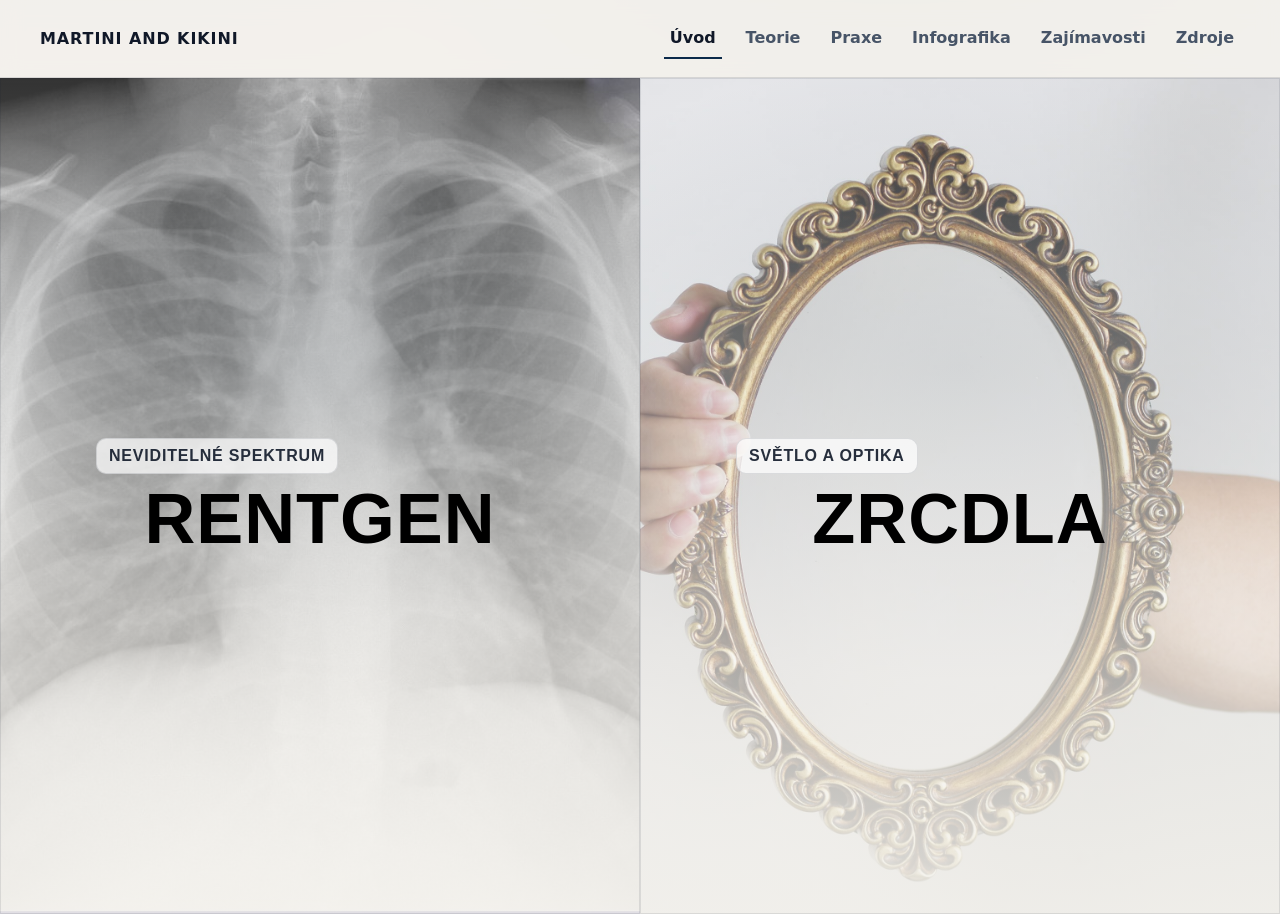
<file: index.html>
<!doctype html>
<html lang="cs">
<head>
  <meta charset="utf-8" />
  <meta name="viewport" content="width=device-width, initial-scale=1" />
  <title>Fyzika | Úvod</title>
  <link rel="stylesheet" href="style.css" />
</head>
<body>
  <header class="site-header">
    <div class="container nav">
      <a class="brand" href="index.html">Martini and Kikini
      </a>
      <nav class="nav-links">
        <a class="active" href="index.html">Úvod</a>
        <a href="teorie.html">Teorie</a>
        <a href="praxe.html">Praxe</a>
        <a href="infografika.html">Infografika</a>
        <a href="zajimavosti.html">Zajímavosti</a>
        <a href="zdroje.html">Zdroje</a>
      </nav>
    </div>
  </header>

  <main>
    <section class="choice-hero" aria-label="Výběr tématu">
      <button class="choice-panel" type="button" data-mode="rentgen"
        style="background-image: url('assets/img/rentgen.png');">
        <div class="choice-overlay"></div>
        <div class="choice-content">
          <div class="kicker kicker-hero">Neviditelné spektrum</div>
          <h1 class="choice-title">RENTGEN</h1>
        </div>
      </button>

      <button class="choice-panel" type="button" data-mode="zrcadla"
        style="background-image: url('assets/img/zrcadlo.png');">
        <div class="choice-overlay"></div>
        <div class="choice-content">
          <div class="kicker kicker-hero">Světlo a optika</div>
          <h1 class="choice-title">ZRCDLA</h1>
        </div>
      </button>
    </section>
  </main>

  <script>
    document.querySelectorAll("[data-mode]").forEach(btn => {
      btn.addEventListener("click", () => {
        localStorage.setItem("mode", btn.getAttribute("data-mode"));
        window.location.href = "teorie.html";
      });
    });
  </script>
</body>
</html>
</file>
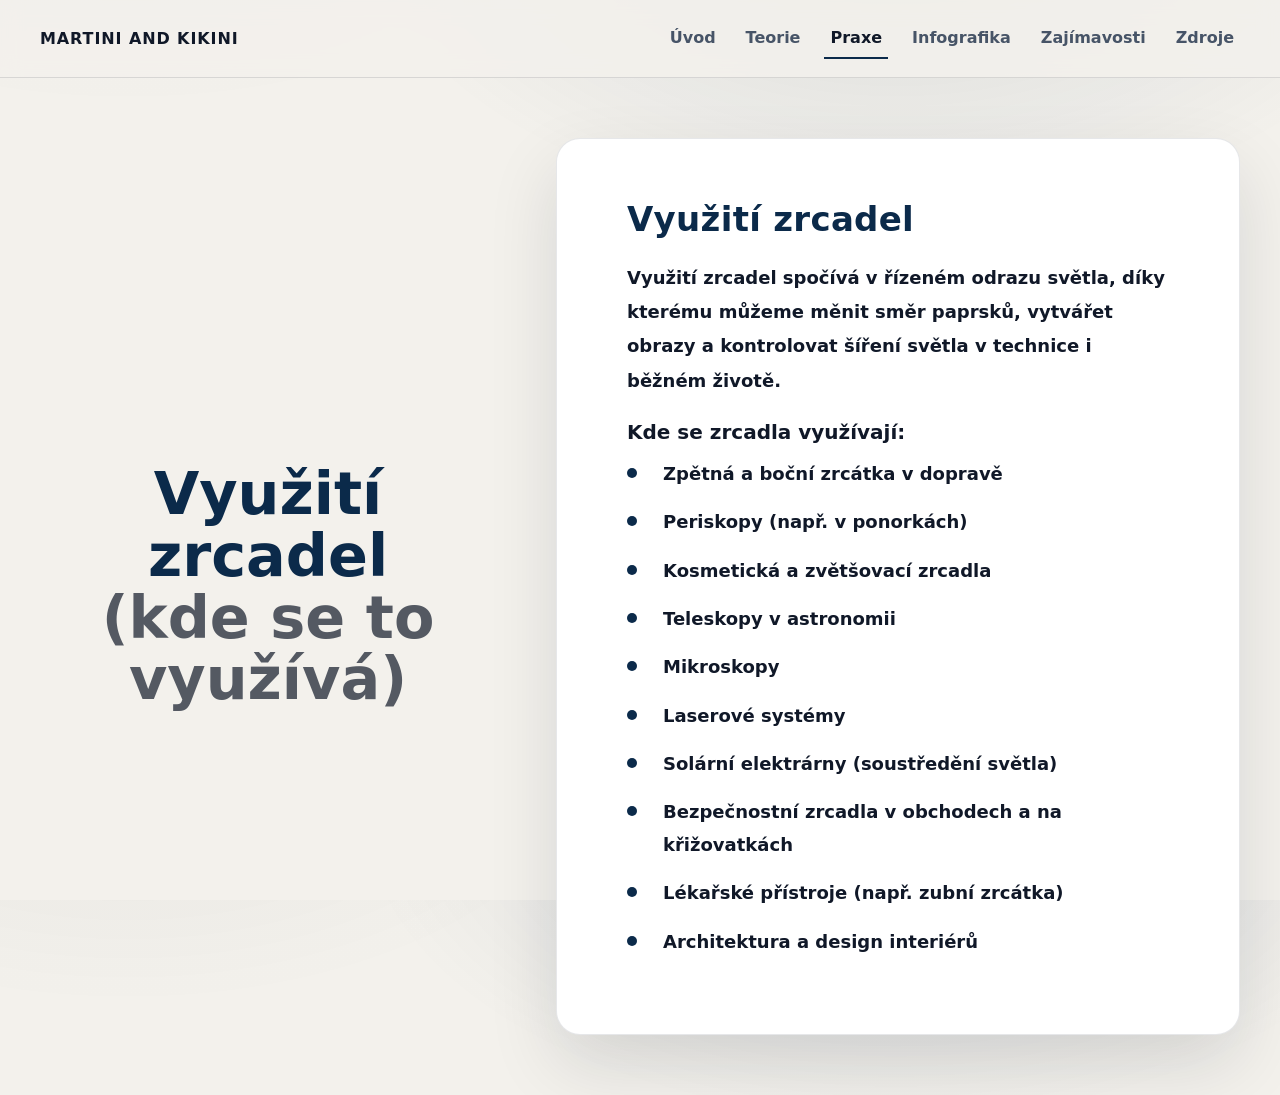
<file: praxe.html>
<!doctype html>
<html lang="cs">
<head>
  <meta charset="utf-8" />
  <meta name="viewport" content="width=device-width, initial-scale=1" />
  <title>Fyzika | Praxe</title>
  <link rel="stylesheet" href="style.css" />
</head>

<body data-mode="">
  <header class="site-header">
    <div class="container nav">
      <a class="brand" href="index.html">MARTINI AND KIKINI</a>

      <nav class="nav-links">
        <a href="index.html">Úvod</a>
        <a href="teorie.html">Teorie</a>
        <a class="active" href="praxe.html">Praxe</a>
        <a href="infografika.html">Infografika</a>
        <a href="zajimavosti.html">Zajímavosti</a>
        <a href="zdroje.html">Zdroje</a>
      </nav>
    </div>
  </header>

  <main>
    <!-- ===== ZRCADLA ===== -->
    <section class="topic topic-zrcadla">
      <section class="theory-split">
        <div class="container theory-grid">

          <!-- LEFT -->
          <div class="theory-left">
            <h1 class="theory-title">
              Využití<br>
              zrcadel<br>
              <span class="theory-title-accent">(kde se to využívá)</span>
            </h1>
          </div>

          <!-- RIGHT -->
          <div class="theory-right">

            <div class="big-card">
              <h2>Využití zrcadel</h2>

              <p>
                Využití zrcadel spočívá v řízeném odrazu světla,
                díky kterému můžeme měnit směr paprsků,
                vytvářet obrazy a kontrolovat šíření světla
                v technice i běžném životě.
              </p>

              <h3>Kde se zrcadla využívají:</h3>

              <ul>
                <li>Zpětná a boční zrcátka v dopravě</li>
                <li>Periskopy (např. v ponorkách)</li>
                <li>Kosmetická a zvětšovací zrcadla</li>
                <li>Teleskopy v astronomii</li>
                <li>Mikroskopy</li>
                <li>Laserové systémy</li>
                <li>Solární elektrárny (soustředění světla)</li>
                <li>Bezpečnostní zrcadla v obchodech a na křižovatkách</li>
                <li>Lékařské přístroje (např. zubní zrcátka)</li>
                <li>Architektura a design interiérů</li>
              </ul>

            </div>

          </div>
        </div>
      </section>
    </section>

    <!-- ===== RENTGEN (zatím placeholder) ===== -->
    <section class="topic topic-rentgen">
      <section class="theory-split">
        <div class="container theory-grid">

          <div class="theory-left">
            <h1 class="theory-title">
              Praxe:<br>
              Rentgen a CT<br>
              <span class="theory-title-accent">(kde se to využívá)</span>
            </h1>
          </div>

          <div class="theory-right">
            <div class="big-card">
              <h2>Praxe rentgenu</h2>
              <p>
                Sem později vložíme konkrétní využití rentgenu
                v medicíně, průmyslu a bezpečnostních systémech.
              </p>
            </div>
          </div>

        </div>
      </section>
    </section>

  </main>

  <script>
    const mode = localStorage.getItem("mode") || "zrcadla";
    document.body.setAttribute("data-mode", mode);
  </script>

</body>
</html>
</file>
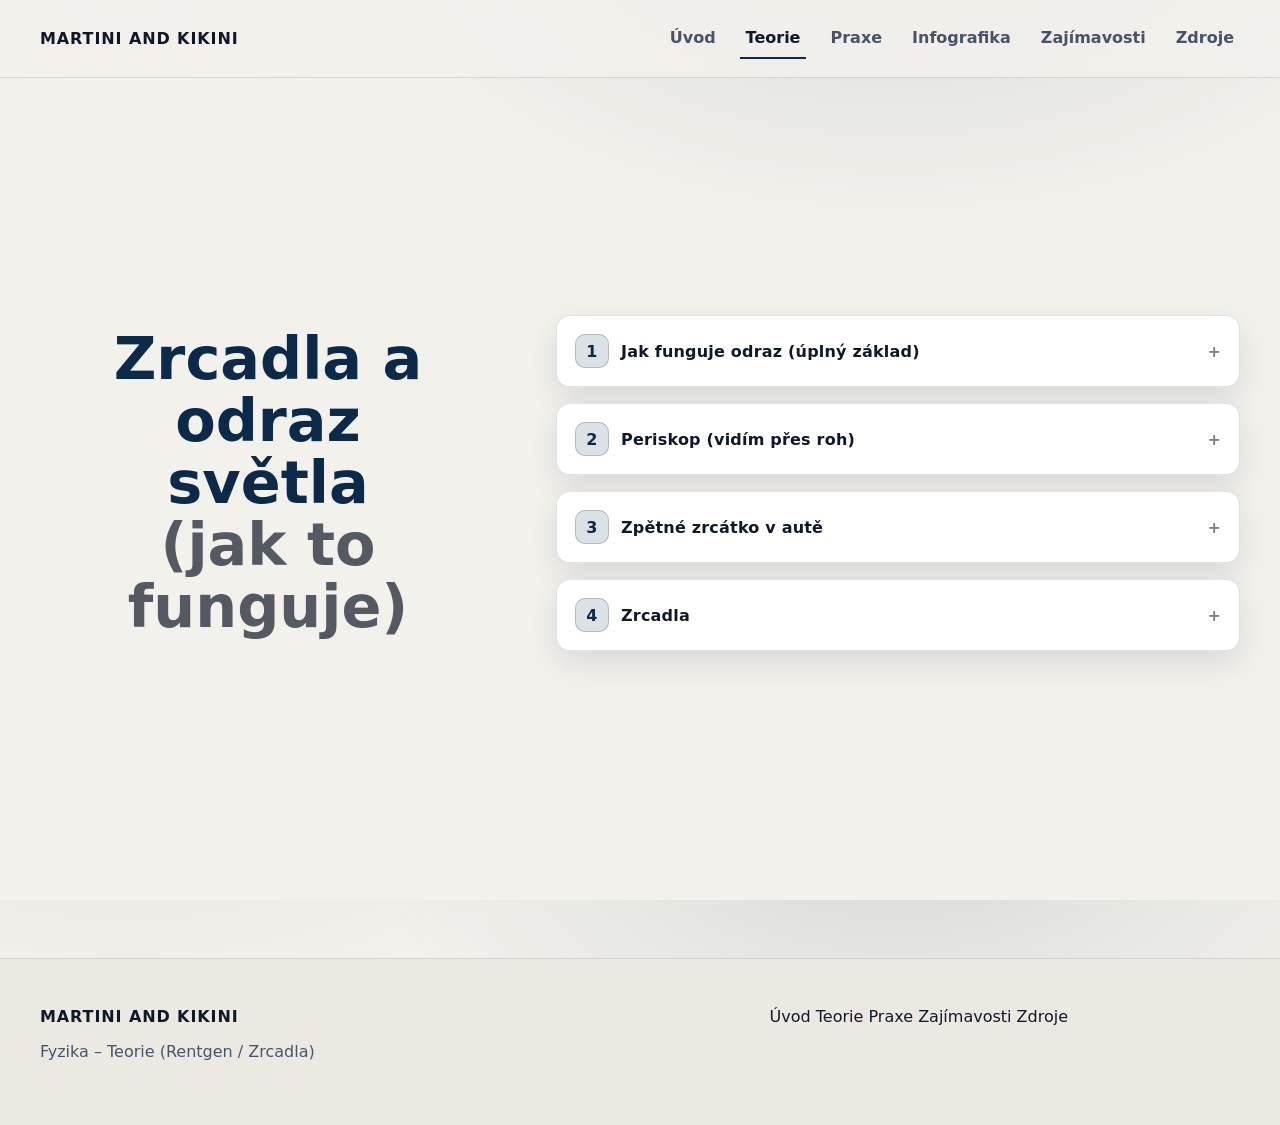
<file: teorie.html>
<!doctype html>
<html lang="cs">
<head>
  <meta charset="utf-8" />
  <meta name="viewport" content="width=device-width, initial-scale=1" />
  <title>Fyzika | Teorie</title>
  <link rel="stylesheet" href="style.css" />
</head>

<body data-mode="">
  <!-- HEADER / NAV -->
  <header class="site-header">
    <div class="container nav">
      <a class="brand" href="index.html">MARTINI AND KIKINI</a>

      <nav class="nav-links">
        <a href="index.html">Úvod</a>
        <a class="active" href="teorie.html">Teorie</a>
        <a href="praxe.html">Praxe</a>
        <a href="infografika.html">Infografika</a>
        <a href="zajimavosti.html">Zajímavosti</a>
        <a href="zdroje.html">Zdroje</a>
      </nav>
    </div>
  </header>

  <main>
    <!-- =========================
         ZRCADLA (zobrazuje se jen když mode=zrcadla)
    ========================== -->
    <section class="topic topic-zrcadla">
      <section class="theory-split">
        <div class="container theory-grid">
          <!-- LEFT -->
          <div class="theory-left">
            <h1 class="theory-title">
              Zrcadla a odraz<br>
              světla<br>
              <span class="theory-title-accent">(jak to funguje)</span>
            </h1>
          </div>

          <!-- RIGHT -->
          <div class="theory-right">
            <details class="pill">
              <summary>
                <span class="pill-num">1</span>
                <span class="pill-label">Jak funguje odraz (úplný základ)</span>
                <span class="pill-icon" aria-hidden="true">+</span>
              </summary>
              <div class="pill-body">
                <p>Představ si, že světlo je jako malý míček.</p>
                <p>Když hodíš míček o zeď pod určitým úhlem, odrazí se pod stejným úhlem zpátky.</p>
                <p><strong>👉 Světlo se chová stejně.</strong></p>
                <p>
                  Tomu říkáme <strong>zákon odrazu</strong> – úhel, pod kterým světlo dopadne,
                  je stejný jako úhel, pod kterým se odrazí.
                </p>
                <p><strong>To není názor. To je fyzikální zákon.</strong></p>

                <!-- Obrázek (volitelné) -->
                <!--
                <div class="pill-image">
                  <img src="assets/img/odraz-schema.png" alt="Schéma odrazu světla">
                </div>
                -->
              </div>
            </details>

            <details class="pill">
              <summary>
                <span class="pill-num">2</span>
                <span class="pill-label">Periskop (vidím přes roh)</span>
                <span class="pill-icon" aria-hidden="true">+</span>
              </summary>
              <div class="pill-body">
                <p>Periskop je trubka se dvěma zrcadly uvnitř.</p>
                <p>Každé zrcadlo je nakloněné pod úhlem 45°.</p>
                <p><strong>Co se děje?</strong></p>
                <ul>
                  <li>Světlo narazí na horní zrcadlo.</li>
                  <li>Odrazí se dolů.</li>
                  <li>Narazí na spodní zrcadlo.</li>
                  <li>Odrazí se do tvého oka.</li>
                </ul>
                <p>Tak můžeš vidět něco, co je nad tebou nebo za rohem.</p>
                <p><strong>Žádná magie. Jen dvakrát odražené světlo.</strong></p>

                <!--
                <div class="pill-image">
                  <img src="assets/img/periskop-diagram.png" alt="Schéma periskopu">
                </div>
                -->
              </div>
            </details>

            <details class="pill">
              <summary>
                <span class="pill-num">3</span>
                <span class="pill-label">Zpětné zrcátko v autě</span>
                <span class="pill-icon" aria-hidden="true">+</span>
              </summary>
              <div class="pill-body">
                <p>Boční zrcátko není ploché. Je <strong>vypouklé</strong> (zakulacené ven).</p>
                <p><strong>Proč?</strong></p>
                <ul>
                  <li>Vidíš větší prostor.</li>
                  <li>Vidíš víc aut kolem sebe.</li>
                </ul>
                <p><strong>Ale je tu háček:</strong></p>
                <p>👉 Objekty vypadají menší.</p>
                <p>👉 Proto se zdají dál, než opravdu jsou.</p>
                <p>
                  Proto je tam napsáno:
                  <strong>„Objects in mirror are closer than they appear.“</strong>
                </p>
                <p><strong>To není varování ze srandy. Je to fyzika zakřivení zrcadla.</strong></p>

                <!--
                <div class="pill-image">
                  <img src="assets/img/zpetne-zrcatko.png" alt="Ukázka vypouklého zrcátka">
                </div>
                -->
              </div>
            </details>

            <details class="pill">
              <summary>
                <span class="pill-num">4</span>
                <span class="pill-label">Zrcadla</span>
                <span class="pill-icon" aria-hidden="true">+</span>
              </summary>
              <div class="pill-body">
                <p><strong>Zrcadlo je velmi hladký povrch, který pravidelně odráží světlo.</strong></p>

                <p>Platí základní pravidlo:</p>
                <p><strong>👉 Úhel dopadu = úhel odrazu.</strong></p>

                <p>Díky tomu vzniká ostrý obraz.</p>

                <p>
                  <strong>Rovinné zrcadlo</strong> vytváří obraz stejně velký,
                  který se zdá být za zrcadlem.
                </p>

                <p>
                  <strong>Zakřivená zrcadla</strong> (vypouklá a vydutá)
                  mohou obraz zmenšovat, zvětšovat nebo převracet.
                </p>

                <p><strong>Nejde o kouzlo – všechno je to geometrie odrazu světla.</strong></p>

                <!--
                <div class="pill-image">
                  <img src="assets/img/zrcadla-typy.png" alt="Typy zrcadel">
                </div>
                -->
              </div>
            </details>
          </div>
        </div>
      </section>
    </section>

    <!-- =========================
         RENTGEN (zatím skeleton, zobrazí se když mode=rentgen)
    ========================== -->
    <section class="topic topic-rentgen">
      <section class="theory-split">
        <div class="container theory-grid">
          <div class="theory-left">
            <h1 class="theory-title">
              Rentgen a CT<br>
              <span class="theory-title-accent">(jak to funguje)</span>
            </h1>
          </div>

          <div class="theory-right">
            <div class="card-note">
              <div class="kicker-small">Poznámka</div>
              <p class="muted">
                Tady zatím není obsah. Až pošleš texty k rentgenu, vložíme je do stejných „pill“ bloků.
              </p>
            </div>
          </div>
        </div>
      </section>
    </section>

    <footer class="site-footer">
      <div class="container footer-grid">
        <div>
          <div class="brand footer-brand">MARTINI AND KIKINI</div>
          <p class="muted">Fyzika – Teorie (Rentgen / Zrcadla)</p>
        </div>
        <div class="footer-links">
          <a href="index.html">Úvod</a>
          <a href="teorie.html">Teorie</a>
          <a href="praxe.html">Praxe</a>
          <a href="zajimavosti.html">Zajímavosti</a>
          <a href="zdroje.html">Zdroje</a>
        </div>
      </div>
    </footer>
  </main>

  <script>
    // Nastav režim podle výběru z Úvodu
    const mode = localStorage.getItem("mode") || "zrcadla";
    document.body.setAttribute("data-mode", mode);
  </script>
</body>
</html>
</file>
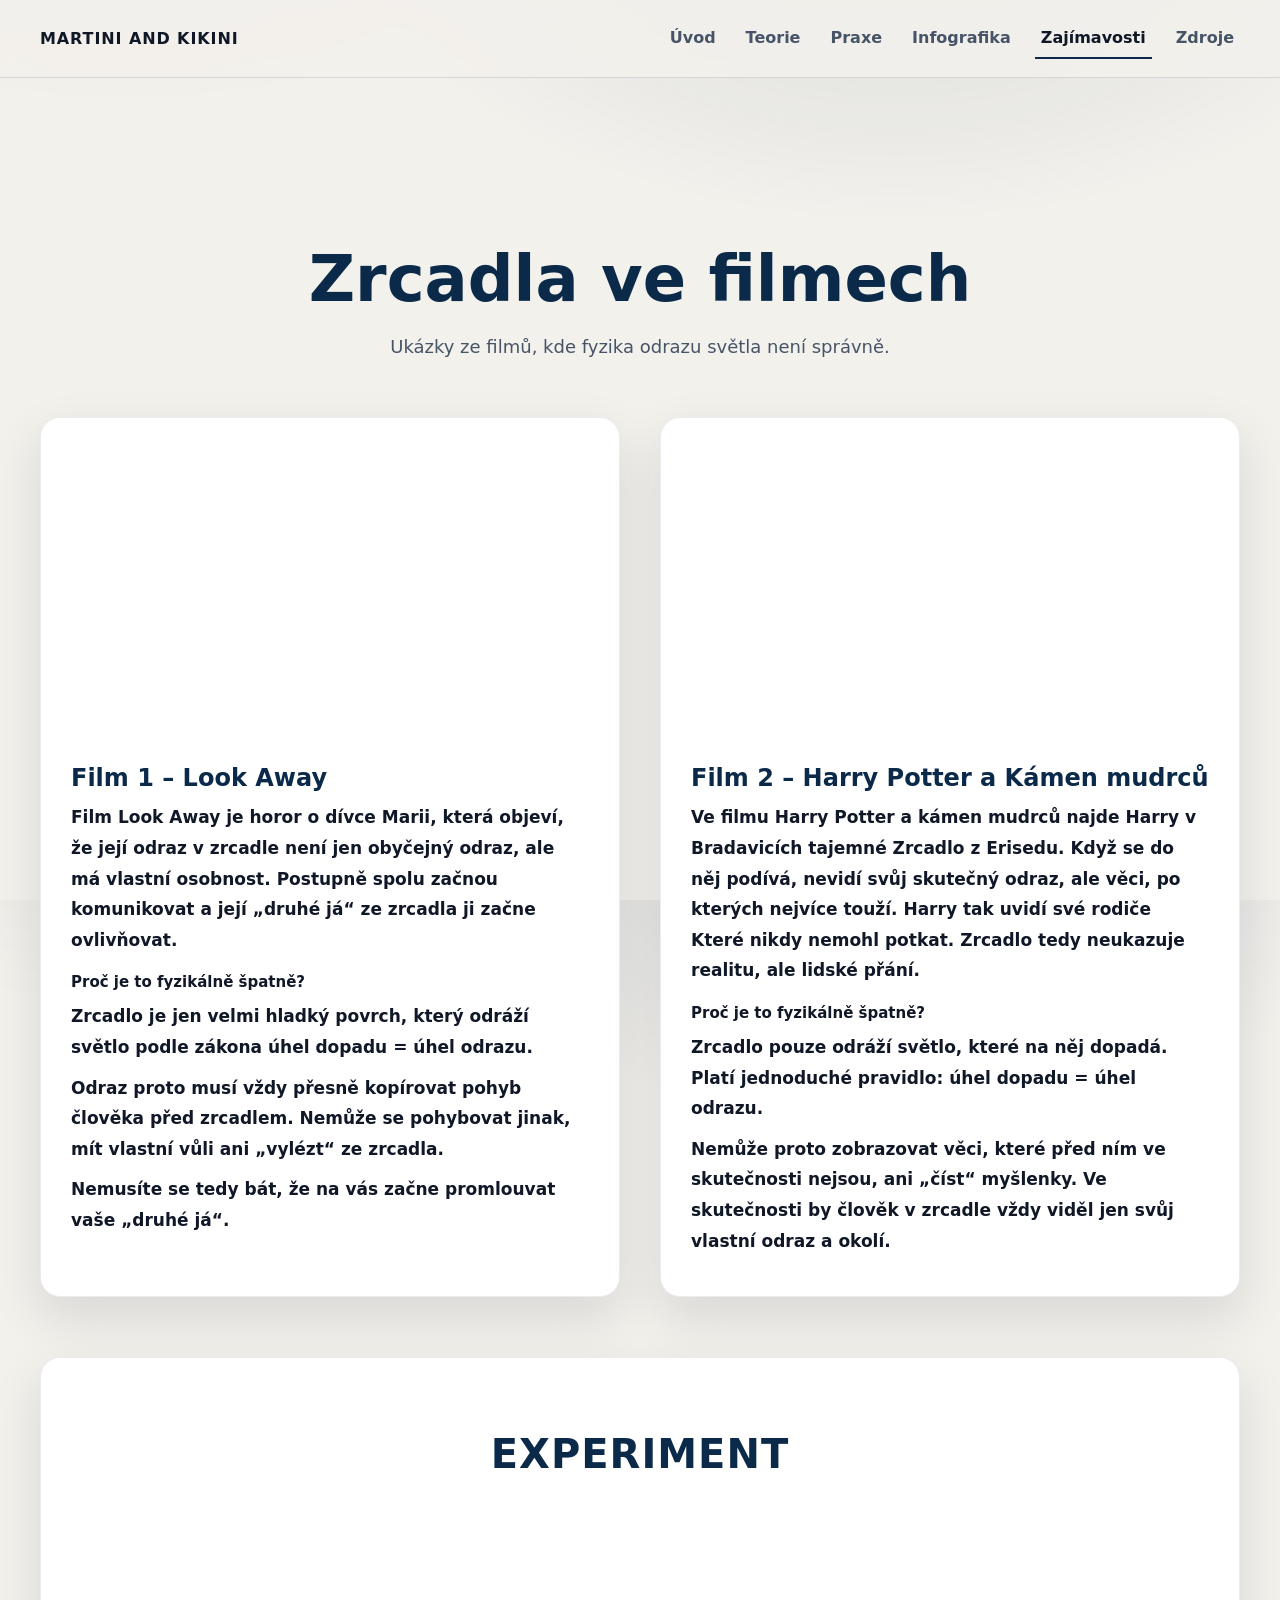
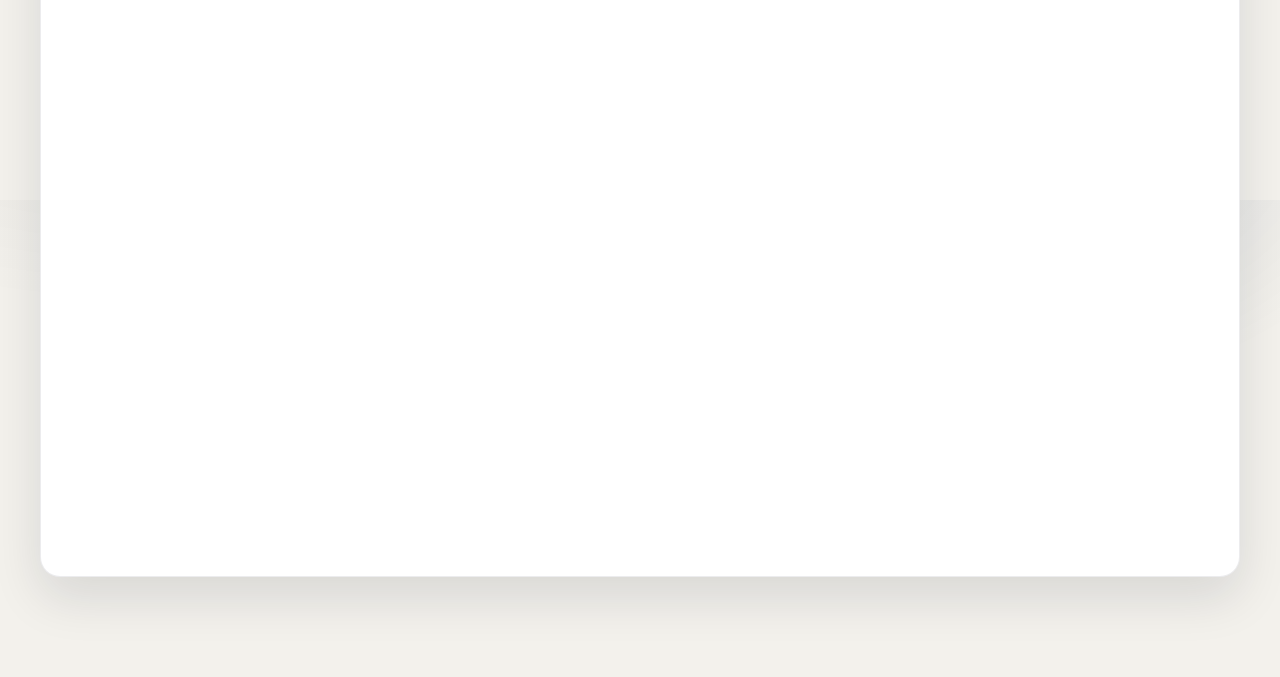
<file: zajimavosti.html>
<!doctype html>
<html lang="cs">
<head>
  <meta charset="utf-8" />
  <meta name="viewport" content="width=device-width, initial-scale=1" />
  <title>Fyzika | Zajímavosti</title>
  <link rel="stylesheet" href="style.css" />
</head>

<body data-mode="">
  <header class="site-header">
    <div class="container nav">
      <a class="brand" href="index.html">MARTINI AND KIKINI</a>

      <nav class="nav-links">
        <a href="index.html">Úvod</a>
        <a href="teorie.html">Teorie</a>
        <a href="praxe.html">Praxe</a>
        <a href="infografika.html">Infografika</a>
        <a class="active" href="zajimavosti.html">Zajímavosti</a>
        <a href="zdroje.html">Zdroje</a>
      </nav>
    </div>
  </header>

  <main>
    <!-- =========================
         ZRCADLA (2 filmy + experiment)
    ========================== -->
    <section class="topic topic-zrcadla">
      <section class="interesting">
        <div class="container">

          <h1 class="interesting-title">Zrcadla ve filmech</h1>
          <p class="interesting-subtitle">
            Ukázky ze filmů, kde fyzika odrazu světla není správně.
          </p>

          <div class="film-grid">

            <!-- FILM 1 -->
            <div class="film-card">
              <div class="film-video">
                <iframe
                  src="https://www.youtube.com/embed/82F5BvcBSzA?start=14&rel=0"
                  title="Look Away – zrcadlo"
                  frameborder="0"
                  allow="accelerometer; autoplay; clipboard-write; encrypted-media; gyroscope; picture-in-picture"
                  allowfullscreen>
                </iframe>
              </div>

              <div class="film-text">
                <h2>Film 1 – Look Away</h2>

                <p>
                  Film <strong>Look Away</strong> je horor o dívce Marii, která objeví, že její odraz v zrcadle není jen obyčejný odraz, ale má vlastní osobnost.
                  Postupně spolu začnou komunikovat a její „druhé já“ ze zrcadla ji začne ovlivňovat.
                </p>

                <h3>Proč je to fyzikálně špatně?</h3>

                <p>
                  Zrcadlo je jen velmi hladký povrch, který odráží světlo podle zákona <strong>úhel dopadu = úhel odrazu</strong>.
                </p>

                <p>
                  Odraz proto musí vždy přesně kopírovat pohyb člověka před zrcadlem. Nemůže se pohybovat jinak, mít vlastní vůli ani „vylézt“ ze zrcadla.
                </p>

                <p>
                  Nemusíte se tedy bát, že na vás začne promlouvat vaše <strong>„druhé já“</strong>.
                </p>
              </div>
            </div>

            <!-- FILM 2 -->
            <div class="film-card">
              <div class="film-video">
                <iframe
                  src="https://www.youtube.com/embed/d5ic4382enM?rel=0"
                  title="Harry Potter – Zrcadlo z Erisedu"
                  frameborder="0"
                  allow="accelerometer; autoplay; clipboard-write; encrypted-media; gyroscope; picture-in-picture"
                  allowfullscreen>
                </iframe>
              </div>

              <div class="film-text">
                <h2>Film 2 – Harry Potter a Kámen mudrců</h2>

                <p>
                  <p>
                Ve filmu <strong>Harry Potter a kámen mudrců</strong> najde Harry v Bradavicích
                tajemné <strong>Zrcadlo z Erisedu</strong>. Když se do něj podívá, nevidí svůj skutečný odraz,
                ale věci, po kterých nejvíce touží. Harry tak uvidí své rodiče Které nikdy nemohl potkat.
                Zrcadlo tedy neukazuje realitu, ale lidské přání.
                </p>

                <h3>Proč je to fyzikálně špatně?</h3>

                <p>
                  Zrcadlo pouze odráží světlo, které na něj dopadá. Platí jednoduché pravidlo:
                  <strong>úhel dopadu = úhel odrazu</strong>.
                </p>

                <p>
                  Nemůže proto zobrazovat věci, které před ním ve skutečnosti nejsou, ani „číst“ myšlenky.
                  Ve skutečnosti by člověk v zrcadle vždy viděl jen svůj vlastní odraz a okolí.
                </p>

                
              </div>
            </div>

          </div> <!-- /film-grid -->

          <!-- EXPERIMENT (jen pro zrcadla) -->
          <div class="experiment-card">
            <h2 class="experiment-title">EXPERIMENT</h2>

            <div class="experiment-video">
              <iframe
                src="https://www.youtube.com/embed/VIDEO_ID?rel=0"
                title="Experiment se zrcadly"
                frameborder="0"
                allow="accelerometer; autoplay; clipboard-write; encrypted-media; gyroscope; picture-in-picture"
                allowfullscreen>
              </iframe>
            </div>
          </div>

        </div>
      </section>
    </section>

    <!-- =========================
         RENTGEN (2 filmy, bez experimentu)
    ========================== -->
    <section class="topic topic-rentgen">
      <section class="interesting">
        <div class="container">

          <h1 class="interesting-title">Rentgen a CT ve videích</h1>
          <p class="interesting-subtitle">
            Dvě ukázky – vlož YouTube odkazy a pod ně doplníš vysvětlení.
          </p>

          <div class="film-grid">

            <!-- RENTGEN FILM 1 -->
            <div class="film-card">
              <div class="film-video">
                <iframe
                  src="https://www.youtube.com/embed/RENTGEN_VIDEO_ID_1?rel=0"
                  title="Rentgen ukázka 1"
                  frameborder="0"
                  allow="accelerometer; autoplay; clipboard-write; encrypted-media; gyroscope; picture-in-picture"
                  allowfullscreen>
                </iframe>
              </div>

              <div class="film-text">
                <h2>Video 1 – Rentgen</h2>
                <p>
                  Sem dáš stručný popis, co je na ukázce vidět.
                </p>
                <h3>Co je na tom zajímavé / proč to řešíme</h3>
                <p>
                  Sem pak vložíš svoje vysvětlení (např. co rentgenové záření dělá, proč projde měkkou tkání apod.).
                </p>
              </div>
            </div>

            <!-- RENTGEN FILM 2 -->
            <div class="film-card">
              <div class="film-video">
                <iframe
                  src="https://www.youtube.com/embed/RENTGEN_VIDEO_ID_2?rel=0"
                  title="CT ukázka 2"
                  frameborder="0"
                  allow="accelerometer; autoplay; clipboard-write; encrypted-media; gyroscope; picture-in-picture"
                  allowfullscreen>
                </iframe>
              </div>

              <div class="film-text">
                <h2>Video 2 – CT sken</h2>
                <p>
                  Sem dáš stručný popis ukázky (CT / skenování / vrstvy).
                </p>
                <h3>Co je na tom zajímavé / proč to řešíme</h3>
                <p>
                  Sem pak vložíš svoje vysvětlení (např. skládání vrstev, rekonstrukce obrazu apod.).
                </p>
              </div>
            </div>

          </div> <!-- /film-grid -->

        </div>
      </section>
    </section>
  </main>

  <script>
    const mode = localStorage.getItem("mode") || "zrcadla";
    document.body.setAttribute("data-mode", mode);
  </script>
</body>
</html>
</file>
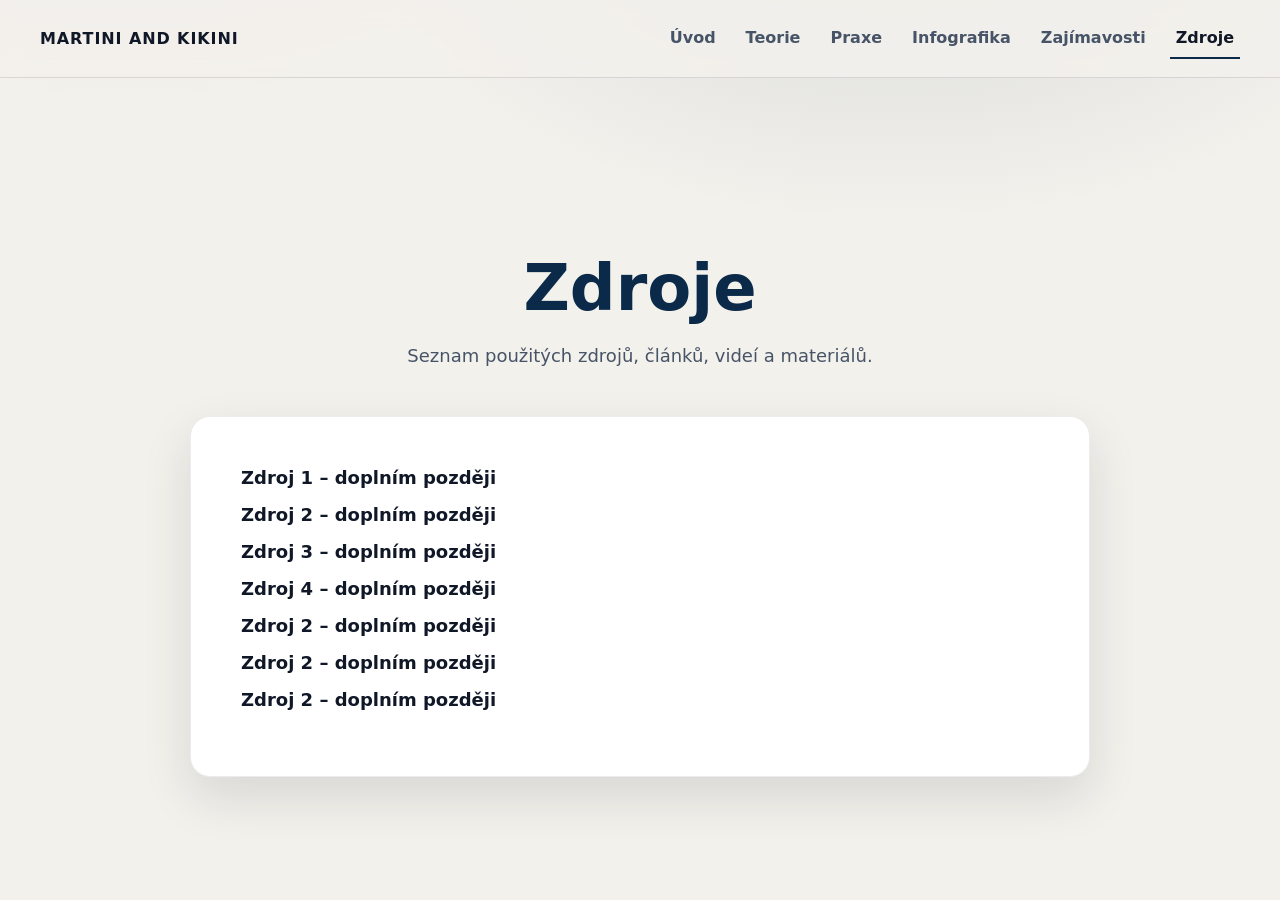
<file: zdroje.html>
<!doctype html>
<html lang="cs">
<head>
<meta charset="utf-8">
<meta name="viewport" content="width=device-width, initial-scale=1">
<title>Fyzika | Zdroje</title>
<link rel="stylesheet" href="style.css">
</head>

<body>

<header class="site-header">
<div class="container nav">

<a class="brand" href="index.html">MARTINI AND KIKINI</a>

<nav class="nav-links">
<a href="index.html">Úvod</a>
<a href="teorie.html">Teorie</a>
<a href="praxe.html">Praxe</a>
<a href="infografika.html">Infografika</a>
<a href="zajimavosti.html">Zajímavosti</a>
<a class="active" href="zdroje.html">Zdroje</a>
</nav>

</div>
</header>


<main>

<section class="sources">

<div class="container">

<h1 class="sources-title">
Zdroje
</h1>

<p class="sources-subtitle">
Seznam použitých zdrojů, článků, videí a materiálů.
</p>


<div class="sources-card">

<ul class="sources-list">

<li>
<a href="#">
Zdroj 1 – doplním později
</a>
</li>

<li>
<a href="#">
Zdroj 2 – doplním později
</a>
</li>

<li>
<a href="#">
Zdroj 3 – doplním později
</a>
</li>

<li>
<a href="#">
Zdroj 4 – doplním později
</a>
</li>

<li>
<a href="#">
Zdroj 2 – doplním později
</a>
</li>

<li>
<a href="#">
Zdroj 2 – doplním později
</a>
</li>

<li>
<a href="#">
Zdroj 2 – doplním později
</a>
</li>

</ul>

</div>

</div>

</section>

</main>

</body>
</html>
</file>
<file: style.css>
:root{
  /* Navy + off-white (zašlá bílá) theme */
  --bg:#f3f1ec;          /* vybledlá (zašlá) bílá */
  --bg2:#ece9e2;         /* sekundární pozadí */
  --surface:#ffffff;     /* karty */
  --text:#101828;
  --muted:#475467;
  --line:rgba(16,24,40,.12);

  --accent:#0b2a4a;      /* NAVY */
  --accent2:#133a66;     /* NAVY světlejší */

  --radius:12px;
  --shadow: 0 14px 40px rgba(16,24,40,.10);
}

*{ box-sizing:border-box; }
html,body{ height:100%; }

body{
  margin:0;
  font-family: Inter, system-ui, -apple-system, Segoe UI, Roboto, Arial, sans-serif;
  background:
    radial-gradient(900px 520px at 70% -10%, rgba(11,42,74,.12), transparent 60%),
    radial-gradient(900px 520px at 10% -20%, rgba(16,24,40,.06), transparent 55%),
    var(--bg);
  color:var(--text);
}

a{ color:inherit; text-decoration:none; }
a:hover{ color:var(--accent); }

.container{
  width:min(1200px, calc(100% - 48px));
  margin:0 auto;
}

/* =========================
   HEADER / NAV
========================= */
.site-header{
  position:sticky;
  top:0;
  z-index:50;
  background: rgba(243,241,236,.88);
  backdrop-filter: blur(10px);
  border-bottom:1px solid var(--line);
}

.nav{
  display:flex;
  align-items:center;
  justify-content:space-between;
  gap:16px;
  padding:18px 0;
}

.brand{
  font-weight:900;
  text-transform:uppercase;
  letter-spacing:.9px;
}

.nav-links{
  display:flex;
  align-items:center;
  gap:18px;
  color:var(--muted);
  font-weight:700;
}

.nav-links a{
  padding:10px 6px;
  border-bottom:2px solid transparent;
}

.nav-links a.active{
  color:var(--text);
  border-bottom-color: var(--accent);
}

.nav-links a:hover{ color:var(--text); }

/* =========================
   TOPIC SWITCHING
========================= */
.topic{ display:none; }
body[data-mode="zrcadla"] .topic-zrcadla{ display:block; }
body[data-mode="rentgen"] .topic-rentgen{ display:block; }

/* =========================
   ÚVOD: 2 PANELY
========================= */
.choice-hero{
  min-height: calc(100vh - 64px);
  display:grid;
  grid-template-columns:1fr 1fr;
}

.choice-panel{
  position:relative;
  border:0;
  margin:0;
  padding:0;
  cursor:pointer;

  background-color: #e2e0da;
  background-size: cover;
  background-position: center;
  overflow:hidden;
  isolation:isolate;
}

.choice-overlay{
  position:absolute;
  inset:0;
  background:
    linear-gradient(180deg, rgba(255,255,255,.20), rgba(243,241,236,.92)),
    radial-gradient(900px 520px at 50% 35%, rgba(11,42,74,.16), transparent 60%);
  z-index:1;
}

.choice-panel::after{
  content:"";
  position:absolute;
  inset:0;
  border:1px solid rgba(16,24,40,.10);
  z-index:2;
  pointer-events:none;
}

.choice-content{
  position:absolute;
  inset:0;
  z-index:3;
  display:flex;
  flex-direction:column;
  justify-content:center;
  padding: min(8vw, 96px);
  gap:10px;
}

.kicker{
  color:var(--muted);
  text-transform:uppercase;
  font-weight:800;
  letter-spacing:.5px;
  font-size:12px;
}

/* samostatně (ne vnořeně) */
.kicker-hero{
  font-size: 16px;
  font-weight: 900;
  letter-spacing: .8px;
  color: rgba(16,24,40,.9);
  background: rgba(255,255,255,.72);
  border: 1px solid rgba(16,24,40,.12);
  padding: 8px 12px;
  border-radius: 10px;
  width: max-content;
}

.choice-title{
  margin:0;
  font-size: clamp(44px, 5.5vw, 84px);
  line-height:1;
  letter-spacing:1px;
}

.choice-sub{
  margin:0;
  color: rgba(16,24,40,.78);
  max-width: 52ch;
  line-height:1.6;
}

.choice-cta{
  margin-top:18px;
  width:max-content;
  padding:12px 16px;
  border-radius: 10px;
  border:1px solid rgba(16,24,40,.16);
  background: rgba(255,255,255,.70);
  font-weight:900;
  text-transform:uppercase;
  letter-spacing:.7px;
  font-size:12px;
  transition: transform .15s ease, border-color .15s ease, box-shadow .15s ease;
}

.choice-panel:hover .choice-cta{
  transform: translateY(-1px);
  border-color: rgba(11,42,74,.55);
  box-shadow: 0 10px 26px rgba(11,42,74,.18);
}

.choice-panel:hover .choice-overlay{
  background:
    linear-gradient(180deg, rgba(255,255,255,.14), rgba(243,241,236,.90)),
    radial-gradient(900px 520px at 50% 35%, rgba(11,42,74,.22), transparent 60%);
}

.choice-footer{
  position:absolute;
  left:50%;
  transform:translateX(-50%);
  bottom:18px;
  z-index:5;
  padding:10px 14px;
  border-radius: 10px;
  border:1px solid rgba(16,24,40,.12);
  background: rgba(255,255,255,.74);
  color:var(--muted);
  font-weight:700;
  font-size:12px;
  box-shadow: var(--shadow);
}

/* =========================
   VNITŘNÍ STRÁNKY – KOSTRA
========================= */
.page-hero{ padding:72px 0 36px; }
.h1{ margin:10px 0 0; font-size: clamp(30px, 4vw, 52px); }
.sub{ margin:14px 0 0; max-width:70ch; color:var(--muted); line-height:1.7; }

.section{ padding: 54px 0; }

.card{
  background: rgba(255,255,255,.88);
  border:1px solid rgba(16,24,40,.12);
  border-radius: var(--radius);
  padding: 22px;
  box-shadow: var(--shadow);
}

.placeholder{
  height: 240px;
  border-radius: var(--radius);
  border:1px dashed rgba(16,24,40,.22);
  background: rgba(236,233,226,.9);
}

.site-footer{
  margin-top:70px;
  padding:48px 0;
  border-top:1px solid var(--line);
  background: var(--bg2);
}

.footer-grid{
  display:grid;
  grid-template-columns: 1.2fr 0.8fr;
  gap:24px;
}
.muted{ color: var(--muted); }

/* =========================
   THEORY SPLIT
========================= */
.theory-split{
  min-height: calc(100vh - 90px);
  display:flex;
  align-items:center;
  padding: 60px 0;
  background: transparent;
}

.theory-grid{
  display:grid;
  grid-template-columns: 0.8fr 1.2fr;
  gap: 60px;
  align-items:center;
}

.theory-left{
  display:flex;
  justify-content:center;
  align-items:center;
  text-align:center;
}

.theory-title{
  margin:0;
  color: var(--accent);
  font-size: clamp(44px, 4.6vw, 74px);
  line-height: 1.05;
  font-weight: 900;
  text-align:center;
}

.theory-title-accent{
  color: rgba(16,24,40,.70);
  font-weight: 900;
}

.theory-right{
  display:flex;
  flex-direction:column;
  gap: 16px;
}

/* =========================
   PILL (accordion)
========================= */
.pill{
  background: var(--surface);
  border: 1px solid rgba(16,24,40,.12);
  border-radius: 14px;
  box-shadow: 0 12px 30px rgba(16,24,40,.10);
  overflow:hidden;
}

.pill summary{
  list-style:none;
  cursor:pointer;
  display:flex;
  align-items:center;
  gap: 12px;
  padding: 18px 18px;
  color: #101828;
  font-weight: 900;
  letter-spacing:.2px;
}

.pill summary::-webkit-details-marker{ display:none; }

.pill-num{
  min-width: 34px;
  height: 34px;
  display:inline-flex;
  align-items:center;
  justify-content:center;
  border-radius: 10px;
  background: rgba(11,42,74,.14);
  color: var(--accent);
  border: 1px solid rgba(11,42,74,.22);
  font-weight: 900;
}

.pill-label{
  flex: 1;
  font-size: 16px;
}

.pill-icon{
  font-weight: 900;
  color: rgba(16,24,40,.55);
  transition: transform .15s ease, color .15s ease;
}

.pill[open] .pill-icon{
  transform: rotate(45deg);
  color: var(--accent);
}

.pill-body{
  padding: 0 18px 18px;
  color:#101828;
  line-height: 1.7;
  font-weight: 600;
}

.pill-body p{ margin: 10px 0; }
.pill-body ul{ margin: 10px 0 0 18px; }
.pill-body li{ margin: 6px 0; }

.pill:hover{
  border-color: rgba(11,42,74,.26);
  box-shadow: 0 16px 36px rgba(11,42,74,.14);
}

/* Optional image inside pill */
.pill-image{
  margin-top: 24px;
  display:flex;
  justify-content:center;
}
.pill-image img{
  max-width: 100%;
  width: min(420px, 100%);
  border-radius: 12px;
  border: 1px solid rgba(16,24,40,.12);
  box-shadow: 0 14px 30px rgba(16,24,40,.12);
}

/* =========================
   BIG PRACTICE CARD (expanded)
========================= */
.big-card{
  background: var(--surface);
  border: 1px solid rgba(16,24,40,.10);
  border-radius: 24px;
  padding: 60px 70px;
  box-shadow: 0 30px 70px rgba(16,24,40,.12);
  width: 100%;
  max-width: 100%;
}

.big-card h2{
  margin:0 0 22px;
  color: var(--accent);
  font-size: 34px;
  font-weight: 900;
  letter-spacing: .3px;
}

.big-card p{
  font-size: 18px;
  line-height: 1.9;
  font-weight: 600;
  color:#101828;
  margin: 0 0 22px;
}

.big-card h3{
  margin: 18px 0 14px;
  font-size:20px;
  font-weight:900;
  color:#101828;
}

.big-card ul{
  list-style:none;
  padding:0;
  margin:0;
}

.big-card li{
  position:relative;
  padding-left:36px;
  margin-bottom:16px;
  font-size:18px;
  font-weight:600;
  line-height:1.8;
  color:#101828;
}

.big-card li::before{
  content:"";
  position:absolute;
  left:0;
  top:10px;
  width:10px;
  height:10px;
  background: var(--accent);
  border-radius:50%;
}

/* =========================
   INFOGRAFIKA
========================= */
.infografika{
  padding:100px 0;
  text-align:center;
}

.infografika-title{
  font-size: clamp(48px,5vw,72px);
  font-weight:900;
  color: var(--accent);
  margin-bottom:20px;
}

.infografika-subtitle{
  font-size:18px;
  color:var(--muted);
  margin-bottom:60px;
}

.infografika-image{
  display:flex;
  justify-content:center;
}

.infografika-image img{
  max-width:100%;
  width:900px;
  border-radius:16px;
  box-shadow:0 30px 60px rgba(16,24,40,.15);
}

/* =========================
   ZAJÍMAVOSTI (filmy)
========================= */
.interesting{
  padding:100px 0;
}

.interesting-title{
  text-align:center;
  font-size: clamp(48px,5vw,72px);
  font-weight:900;
  color: var(--accent);
  margin-bottom:20px;
}

.interesting-subtitle{
  text-align:center;
  font-size:18px;
  color:var(--muted);
  margin-bottom:60px;
}

.film-grid{
  display:grid;
  grid-template-columns:1fr 1fr;
  gap:40px;
}

.film-card{
  background: var(--surface);
  border-radius:20px;
  padding:30px;
  box-shadow:0 20px 50px rgba(16,24,40,.12);
  border:1px solid rgba(16,24,40,.08);
}

.film-video{
  position:relative;
  padding-bottom:56.25%;
  height:0;
  overflow:hidden;
  border-radius:12px;
  margin-bottom:25px;
}

.film-video iframe{
  position:absolute;
  top:0;
  left:0;
  width:100%;
  height:100%;
}

.film-text h2{
  margin:0 0 10px;
  color:var(--accent);
  font-size:24px;
  font-weight:900;
}

.film-text h3{
  margin: 18px 0 8px;
  color: #101828;
  font-size: 15px;
  font-weight: 900;
}

.film-text p{
  font-size:17px;
  line-height:1.8;
  font-weight:600;
  color:#101828;
  margin: 10px 0;
}

/* =========================
   EXPERIMENT
========================= */
.experiment-card{
  margin-top:60px;
  background: var(--surface);
  border-radius:20px;
  padding:40px;
  box-shadow:0 20px 50px rgba(16,24,40,.12);
  border:1px solid rgba(16,24,40,.08);
}

.experiment-title{
  text-align:center;
  font-size:40px;
  font-weight:900;
  color:var(--accent);
  margin-bottom:30px;
  letter-spacing:1px;
}

.experiment-video{
  position:relative;
  padding-bottom:56.25%;
  height:0;
  overflow:hidden;
  border-radius:12px;
}

.experiment-video iframe{
  position:absolute;
  top:0;
  left:0;
  width:100%;
  height:100%;
}

/* =========================
   ZDROJE
========================= */
.sources{
  padding:120px 0;
  text-align:center;
}

.sources-title{
  font-size: clamp(48px,5vw,72px);
  font-weight:900;
  color: var(--accent);
  margin-bottom:20px;
}

.sources-subtitle{
  font-size:18px;
  color:var(--muted);
  margin-bottom:50px;
}

.sources-card{
  background: var(--surface);
  border-radius:20px;
  padding:50px;
  max-width:900px;
  margin:0 auto;
  box-shadow:0 20px 50px rgba(16,24,40,.12);
  border:1px solid rgba(16,24,40,.08);
  text-align:left;
}

.sources-list{
  list-style:none;
  padding:0;
  margin:0;
}

.sources-list li{
  margin-bottom:16px;
  font-size:18px;
  font-weight:600;
}

.sources-list a{
  color:#101828;
  text-decoration:none;
  border-bottom:2px solid transparent;
  transition:all .2s;
}

.sources-list a:hover{
  color:var(--accent);
  border-bottom:2px solid var(--accent);
}

/* =========================
   RESPONSIVE
========================= */
@media (max-width: 980px){
  .choice-hero{ grid-template-columns:1fr; }
  .choice-panel{ min-height: 70vh; }
  .nav-links{ flex-wrap:wrap; justify-content:flex-end; }

  .theory-grid{
    grid-template-columns: 1fr;
    gap: 26px;
  }

  .film-grid{
    grid-template-columns:1fr;
  }

  .big-card{
    padding: 34px 24px;
  }
}
</file>
